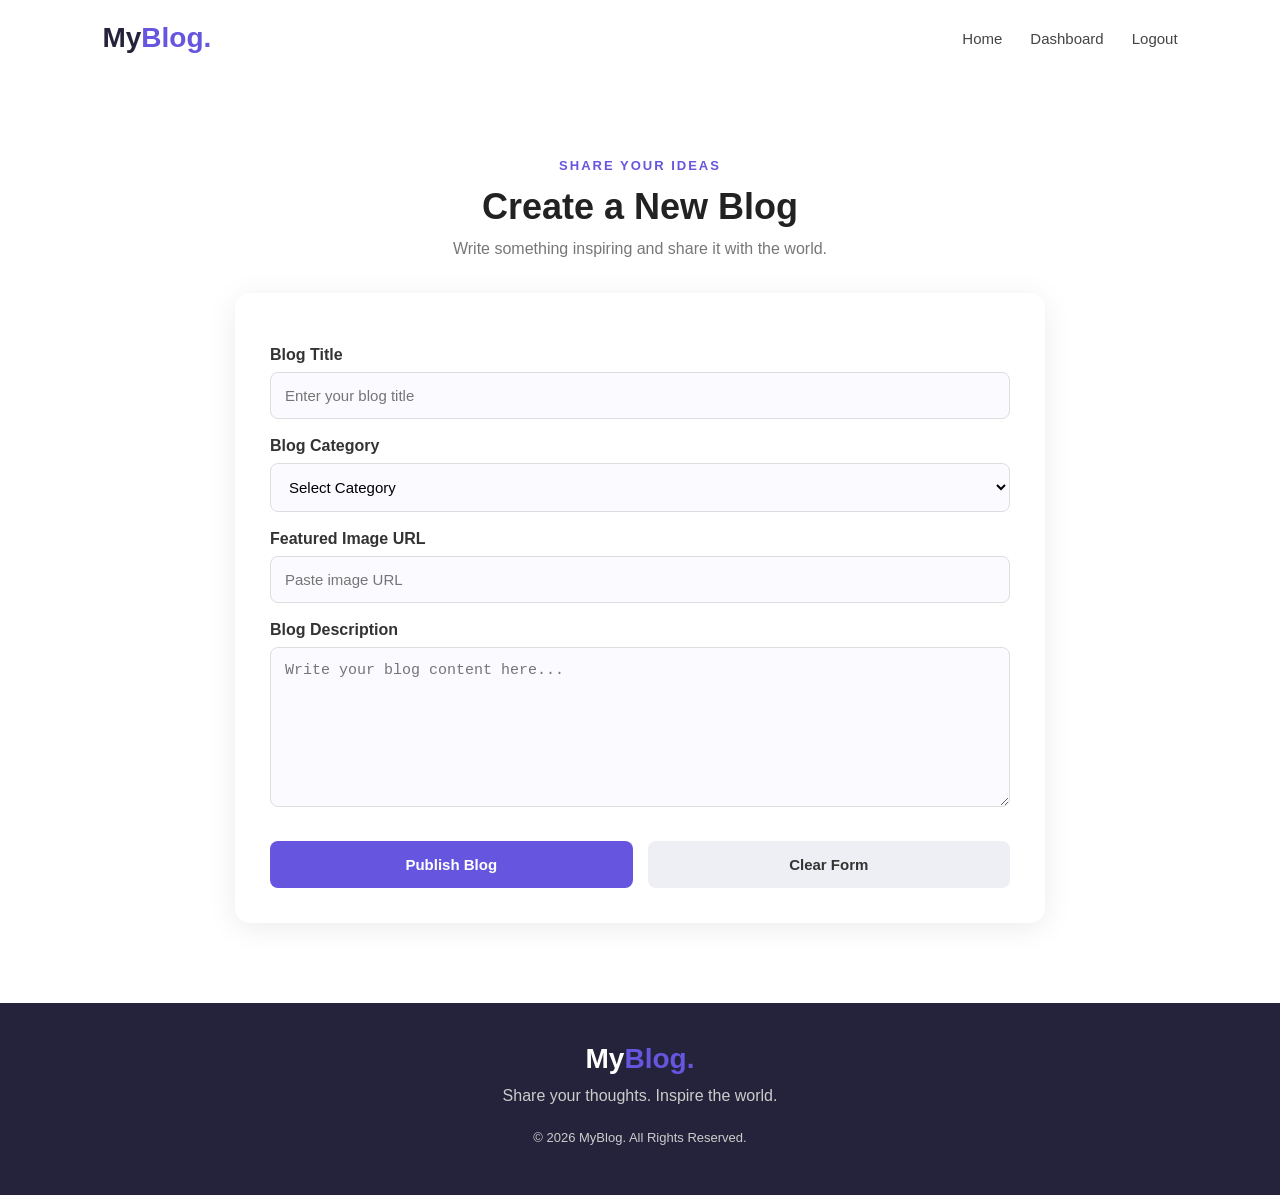
<file: createblog.html>
<!DOCTYPE html>
<html lang="en">
<head>
    <meta charset="UTF-8">
    <meta name="viewport" content="width=device-width, initial-scale=1.0">
    <title>Create Blog - MyBlog</title>
    <link rel="stylesheet" href="style.css">
</head>
<body>

<header class="navbar">
    <a href="index.html" class="logo">My<span>Blog.</span></a>

    <nav>
        <a href="index.html">Home</a>
        <a href="dashboard.html">Dashboard</a>
        <a href="login.html">Logout</a>
    </nav>
</header>

<main class="create-section">

    <div class="create-heading">
        <span class="tag">SHARE YOUR IDEAS</span>
        <h1>Create a New Blog</h1>
        <p>Write something inspiring and share it with the world.</p>
    </div>


<form class="create-form" id="blogForm">

    <label for="blogTitle">Blog Title</label>
    <input type="text" id="blogTitle" placeholder="Enter your blog title" required>

    <label for="blogCategory">Blog Category</label>
    <select id="blogCategory" required>
        <option value="">Select Category</option>
        <option>Technology</option>
        <option>Creativity</option>
        <option>Lifestyle</option>
        <option>Education</option>
        <option>Inspiration</option>
    </select>

    <label for="blogImage">Featured Image URL</label>
    <input type="url" id="blogImage" placeholder="Paste image URL" required>

    <label for="blogContent">Blog Description</label>
    <textarea id="blogContent" placeholder="Write your blog content here..." required></textarea>

    <div class="create-buttons">
        <button type="submit">Publish Blog</button>
        <button type="reset" class="reset-btn">Clear Form</button>
    </div>

</form>



</main>

<footer>
    <h2>My<span>Blog.</span></h2>
    <p>Share your thoughts. Inspire the world.</p>
    <p class="copyright">© 2026 MyBlog. All Rights Reserved.</p>
</footer>
<script src="script.js"></script>
</body>
</html>
</file>
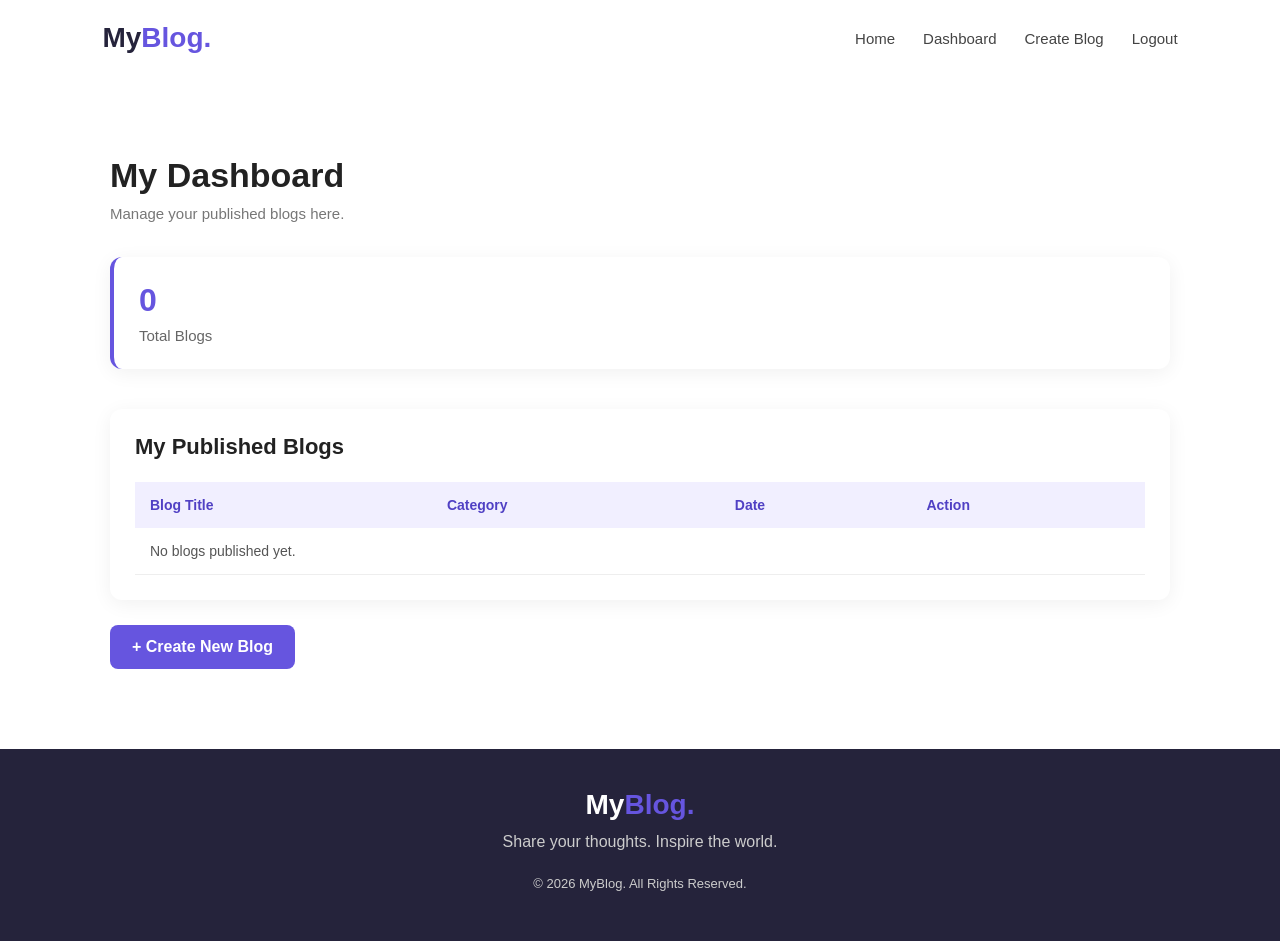
<file: dashboard.html>
<!DOCTYPE html>
<html lang="en">
<head>
    <meta charset="UTF-8">
    <meta name="viewport" content="width=device-width, initial-scale=1.0">
    <title>Dashboard - MyBlog</title>
    <link rel="stylesheet" href="style.css">
</head>
<body>

<header class="navbar">
    <a href="index.html" class="logo">My<span>Blog.</span></a>

    <nav>
        <a href="index.html">Home</a>
        <a href="dashboard.html">Dashboard</a>
        <a href="createblog.html">Create Blog</a>
        <a href="login.html" id="logoutBtn">Logout</a>
    </nav>
</header>

<main class="dashboard-section">

    <div class="dashboard-heading">
        <h1>My Dashboard</h1>
        <p>Manage your published blogs here.</p>
    </div>

    <div class="dashboard-stats">
        <div class="stat-card">
            <h2 id="totalBlogs">0</h2>
            <p>Total Blogs</p>
        </div>
    </div>

    <div class="blog-table">
        <h2>My Published Blogs</h2>

        <table>
            <thead>
                <tr>
                    <th>Blog Title</th>
                    <th>Category</th>
                    <th>Date</th>
                    <th>Action</th>
                </tr>
            </thead>

            <tbody id="blogTableBody"></tbody>
        </table>
    </div>

    <a href="create-blog.html" class="dashboard-create-btn">
        + Create New Blog
    </a>

</main>

<footer>
    <h2>My<span>Blog.</span></h2>
    <p>Share your thoughts. Inspire the world.</p>
    <p class="copyright">© 2026 MyBlog. All Rights Reserved.</p>
</footer>

<script src="script.js"></script>

</body>
</html>
</file>
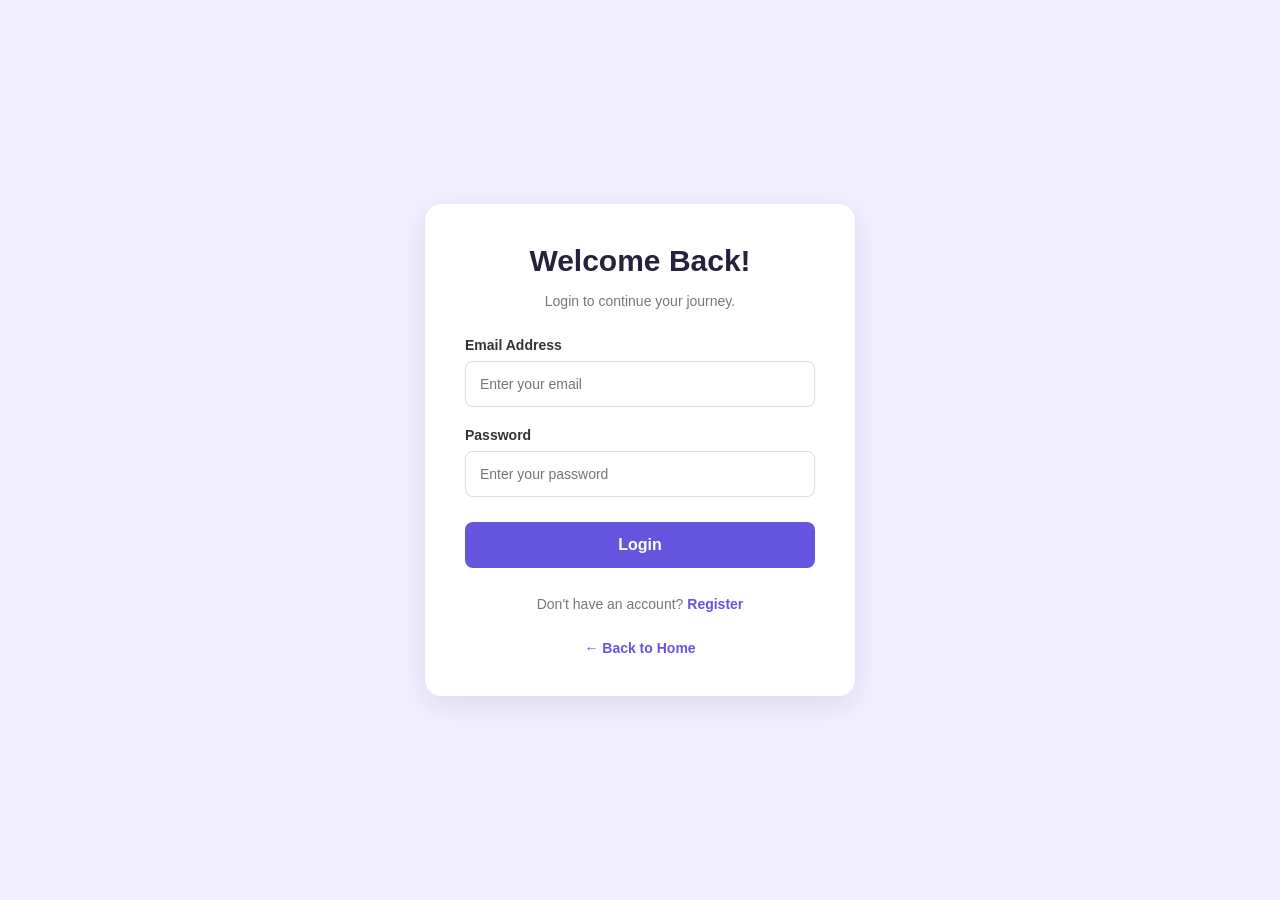
<file: login.html>
<!DOCTYPE html>
<html lang="en">
<head>
    <meta charset="UTF-8">
    <meta name="viewport" content="width=device-width, initial-scale=1.0">
    <title>Login - MyBlog</title>
    <link rel="stylesheet" href="style.css">
</head>
<body>

    <div class="auth-container">
        <div class="auth-box">

            <h1>Welcome Back!</h1>
            <p>Login to continue your journey.</p>

            <form>
                <label>Email Address</label>
                <input type="email" placeholder="Enter your email" required>

                <label>Password</label>
                <input type="password" placeholder="Enter your password" required>

                <button type="submit">Login</button>
            </form>

            <p class="auth-link">
                Don't have an account?
                <a href="register.html">Register</a>
            </p>

            <a href="index.html">← Back to Home</a>

        </div>
    </div>

</body>
</html>
</file>
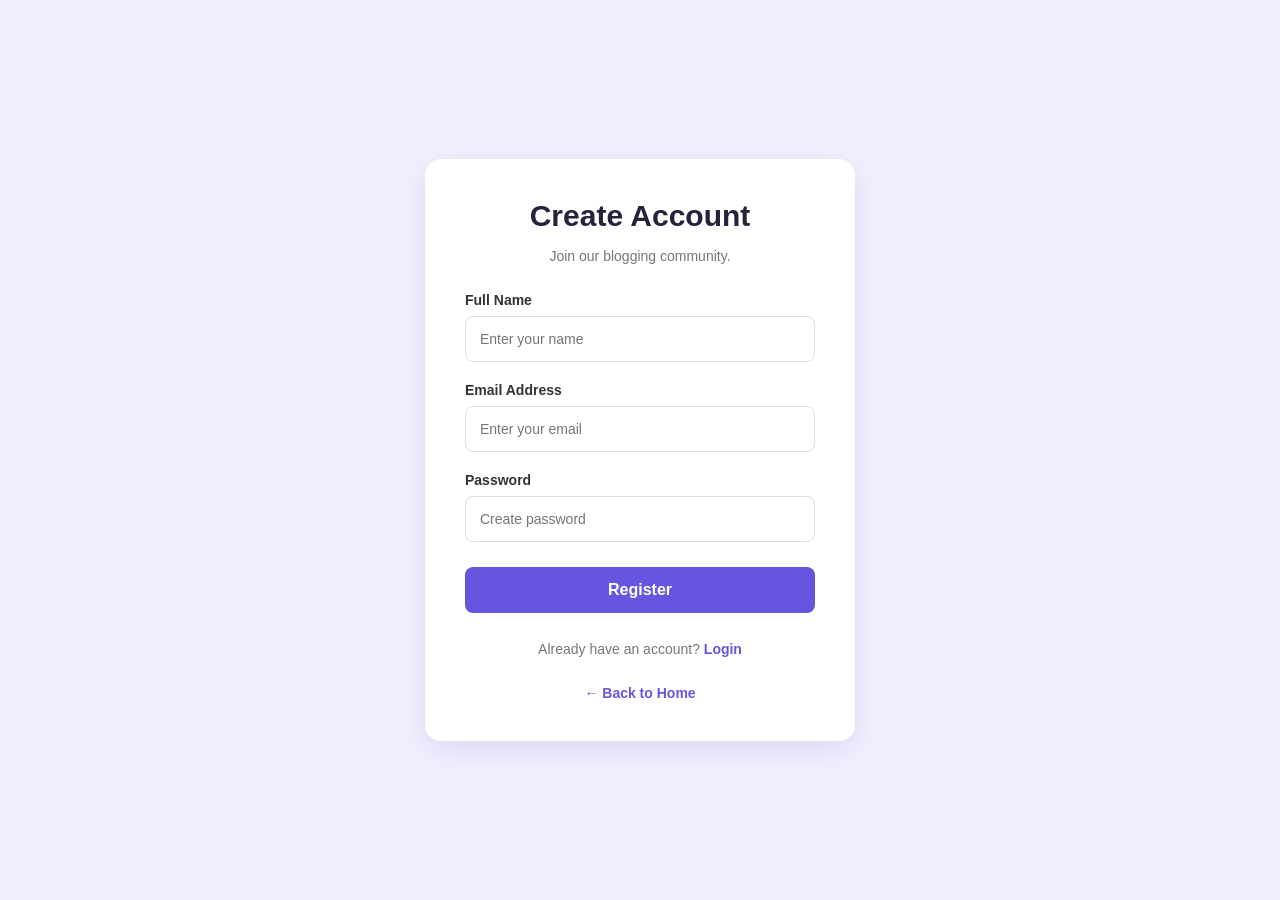
<file: register.html>
<!DOCTYPE html>
<html lang="en">
<head>
    <meta charset="UTF-8">
    <meta name="viewport" content="width=device-width, initial-scale=1.0">
    <title>Register - MyBlog</title>
    <link rel="stylesheet" href="style.css">
</head>
<body>

    <div class="auth-container">
        <div class="auth-box">

            <h1>Create Account</h1>
            <p>Join our blogging community.</p>

            <form>
                <label>Full Name</label>
                <input type="text" placeholder="Enter your name" required>

                <label>Email Address</label>
                <input type="email" placeholder="Enter your email" required>

                <label>Password</label>
                <input type="password" placeholder="Create password" required>

                <button type="submit">Register</button>
            </form>

            <p class="auth-link">
                Already have an account?
                <a href="login.html">Login</a>
            </p>

            <a href="index.html">← Back to Home</a>

        </div>
    </div>

</body>
</html>
</file>
<file: style.css>
* {
    margin: 0;
    padding: 0;
    box-sizing: border-box;
}

body {
    font-family: Arial, sans-serif;
    color: #25233b;
    background: #ffffff;
}

html {
    scroll-behavior: smooth;
}

/* NAVBAR */

.navbar {
    display: flex;
    justify-content: space-between;
    align-items: center;
    padding: 22px 8%;
    background: white;
}

.logo {
    font-size: 28px;
    font-weight: bold;
    color: #25233b;
    text-decoration: none;
}

.logo span, footer span {
    color: #6655df;
}

.navbar nav {
    display: flex;
    align-items: center;
    gap: 28px;
}

.navbar nav a {
    color: #444;
    text-decoration: none;
    font-size: 15px;
}

.navbar nav a:hover {
    color: #6655df;
}

.navbar nav .nav-btn {
    background: #6655df;
    color: white;
    padding: 12px 20px;
    border-radius: 7px;
}

/* HERO */

.hero {
    text-align: center;
    padding: 100px 20px;
    background: #f1efff;
}

.tag {
    color: #6655df;
    font-size: 12px;
    font-weight: bold;
    letter-spacing: 2px;
}

.hero h1 {
    font-size: 55px;
    line-height: 1.2;
    margin: 22px 0;
}

.hero h1 span {
    color: #6655df;
}

.hero p {
    color: #666;
    font-size: 17px;
    line-height: 1.8;
    margin-bottom: 30px;
}

.hero-btn {
    display: inline-block;
    background: #6655df;
    color: white;
    padding: 15px 25px;
    border-radius: 7px;
    text-decoration: none;
    font-weight: bold;
}

/* BLOG SECTION */

.blogs {
    padding: 75px 8%;
}

.section-heading {
    margin-bottom: 35px;
}

.section-heading h2,
.about h2 {
    font-size: 34px;
    margin: 12px 0;
}

.section-heading p {
    color: #777;
}

.blog-container {
    display: grid;
    grid-template-columns: repeat(3, 1fr);
    gap: 28px;
}

.blog-card {
    background: white;
    border: 1px solid #eee;
    border-radius: 12px;
    overflow: hidden;
    transition: 0.3s;
}

.blog-card:hover {
    transform: translateY(-6px);
    box-shadow: 0 12px 30px rgba(0,0,0,0.09);
}

.blog-card img {
    width: 100%;
    height: 220px;
    object-fit: cover;
    display: block;
}

.card-content {
    padding: 22px;
}

.category {
    font-size: 11px;
    color: #6655df;
    font-weight: bold;
    letter-spacing: 1px;
}

.blog-card h3 {
    font-size: 21px;
    margin: 12px 0;
}

.blog-card p {
    font-size: 14px;
    color: #777;
    line-height: 1.7;
    margin-bottom: 18px;
}

.blog-card a {
    color: #6655df;
    text-decoration: none;
    font-weight: bold;
}

/* ABOUT */

.about {
    text-align: center;
    padding: 75px 20px;
    background: #f7f6ff;
}

.about p {
    max-width: 550px;
    margin: 15px auto 28px;
    color: #666;
    line-height: 1.8;
}

/* FOOTER */

footer {
    background: #25233b;
    color: white;
    text-align: center;
    padding: 40px 20px;
}

footer h2 {
    font-size: 28px;
    margin-bottom: 12px;
}

footer p {
    color: #ccc;
    margin: 10px 0;
}

footer .copyright {
    font-size: 13px;
    margin-top: 25px;
}


/* LOGIN & REGISTER PAGE */

.auth-container {
    min-height: 100vh;
    display: flex;
    justify-content: center;
    align-items: center;
    padding: 30px 15px;
    background: #f1efff;
}

.auth-box {
    width: 100%;
    max-width: 430px;
    background: #ffffff;
    padding: 40px;
    border-radius: 16px;
    box-shadow: 0 8px 30px rgba(40, 30, 100, 0.10);
}

.auth-box h1 {
    text-align: center;
    color: #25233b;
    font-size: 30px;
    margin-bottom: 12px;
}

.auth-box p {
    text-align: center;
    color: #777;
    font-size: 14px;
    margin-bottom: 25px;
    line-height: 1.6;
}

.auth-box form {
    width: 100%;
}

.auth-box label {
    display: block;
    color: #333;
    font-weight: 600;
    font-size: 14px;
    margin-bottom: 8px;
}

.auth-box input {
    width: 100%;
    padding: 14px;
    border: 1px solid #ddd;
    border-radius: 8px;
    margin-bottom: 20px;
    font-size: 14px;
    outline: none;
    transition: 0.3s;
}

.auth-box input:focus {
    border-color: #6655df;
    box-shadow: 0 0 0 3px rgba(102, 85, 223, 0.10);
}

.auth-box button {
    width: 100%;
    padding: 14px;
    background: #6655df;
    color: white;
    border: none;
    border-radius: 8px;
    font-size: 16px;
    font-weight: bold;
    cursor: pointer;
    margin-top: 5px;
    transition: 0.3s;
}

.auth-box button:hover {
    background: #5040c4;
}

.auth-link {
    margin-top: 25px;
}

.auth-link a,
.auth-box > a {
    color: #6655df;
    text-decoration: none;
    font-weight: bold;
}

.auth-box > a {
    display: block;
    text-align: center;
    margin-top: 20px;
    font-size: 14px;
}

@media (max-width: 480px) {
    .auth-box {
        padding: 28px 22px;
    }

    .auth-box h1 {
        font-size: 25px;
    }
}




/* CREATE BLOG PAGE */

.create-section {
    max-width: 850px;
    margin: 60px auto;
    padding: 20px;
}

.create-heading {
    text-align: center;
    margin-bottom: 35px;
}

.create-heading .tag {
    color: #6655df;
    font-size: 13px;
    font-weight: bold;
    letter-spacing: 2px;
}

.create-heading h1 {
    font-size: 36px;
    margin: 12px 0;
    color: #222;
}

.create-heading p {
    color: #777;
}

.create-form {
    background: #ffffff;
    padding: 35px;
    border-radius: 15px;
    box-shadow: 0 5px 30px rgba(0,0,0,0.08);
}

.create-form label {
    display: block;
    margin: 18px 0 8px;
    font-weight: 600;
    color: #333;
}

.create-form input,
.create-form select,
.create-form textarea {
    width: 100%;
    padding: 14px;
    border: 1px solid #ddd;
    border-radius: 8px;
    font-size: 15px;
    outline: none;
    background: #fafaff;
}

.create-form input:focus,
.create-form select:focus,
.create-form textarea:focus {
    border-color: #6655df;
}

.create-form textarea {
    min-height: 160px;
    resize: vertical;
}

.create-buttons {
    display: flex;
    gap: 15px;
    margin-top: 25px;
}

.create-buttons button {
    flex: 1;
    padding: 14px;
    border: none;
    border-radius: 8px;
    background: #6655df;
    color: white;
    font-size: 15px;
    font-weight: bold;
    cursor: pointer;
}

.create-buttons button:hover {
    background: #5040c4;
}

.create-buttons .reset-btn {
    background: #eeeeF5;
    color: #333;
}

.create-buttons .reset-btn:hover {
    background: #dedbea;
}

@media (max-width: 600px) {
    .create-form {
        padding: 20px;
    }

    .create-heading h1 {
        font-size: 28px;
    }

    .create-buttons {
        flex-direction: column;
    }
}



/* CREATE BLOG BUTTON DESIGN FIX */

.create-buttons {
    display: flex;
    gap: 15px;
    margin-top: 30px;
    align-items: center;
}

.create-buttons button {
    flex: 1;
    padding: 15px 20px;
    border: none;
    border-radius: 8px;
    background-color: #6655df;
    color: #ffffff;
    font-size: 15px;
    font-weight: bold;
    cursor: pointer;
    transition: 0.3s ease;
}

.create-buttons button:hover {
    background-color: #5040c4;
    transform: translateY(-2px);
}

.create-buttons .reset-btn {
    background-color: #eeeeF5;
    color: #333333;
}

.create-buttons .reset-btn:hover {
    background-color: #dedbea;
}


/* ==============================
   DASHBOARD PAGE DESIGN
============================== */

.dashboard-section {
    max-width: 1100px;
    margin: 60px auto;
    padding: 20px;
}

/* Dashboard Heading */

.dashboard-heading {
    margin-bottom: 35px;
}

.dashboard-heading h1 {
    font-size: 34px;
    color: #222;
    margin-bottom: 10px;
}

.dashboard-heading p {
    color: #777;
    font-size: 15px;
}

/* Dashboard Stats */

.dashboard-stats {
    display: grid;
    grid-template-columns: repeat(auto-fit, minmax(220px, 1fr));
    gap: 20px;
    margin-bottom: 40px;
}

.stat-card {
    background: #ffffff;
    padding: 25px;
    border-radius: 12px;
    box-shadow: 0 4px 20px rgba(0,0,0,0.06);
    border-left: 4px solid #6655df;
}

.stat-card h2 {
    font-size: 32px;
    color: #6655df;
    margin-bottom: 8px;
}

.stat-card p {
    color: #666;
    font-size: 15px;
}

/* Blog Table */

.blog-table {
    background: #ffffff;
    padding: 25px;
    border-radius: 12px;
    box-shadow: 0 4px 20px rgba(0,0,0,0.06);
    overflow-x: auto;
}

.blog-table h2 {
    font-size: 22px;
    color: #222;
    margin-bottom: 22px;
}

.blog-table table {
    width: 100%;
    border-collapse: collapse;
    min-width: 550px;
}

.blog-table th {
    background: #f1efff;
    color: #5040c4;
    padding: 15px;
    text-align: left;
    font-size: 14px;
}

.blog-table td {
    padding: 15px;
    border-bottom: 1px solid #eeeeee;
    color: #555;
    font-size: 14px;
}

.blog-table tr:hover {
    background: #faf9ff;
}

/* Delete Button */

.delete-btn {
    background: #ffe9e9;
    color: #d93636;
    border: none;
    padding: 8px 15px;
    border-radius: 6px;
    cursor: pointer;
    font-weight: 600;
}

.delete-btn:hover {
    background: #ffd5d5;
}

/* Create Blog Button */

.dashboard-create-btn {
    display: inline-block;
    margin-top: 25px;
    padding: 13px 22px;
    background: #6655df;
    color: #ffffff;
    text-decoration: none;
    border-radius: 8px;
    font-weight: 600;
    transition: 0.3s;
}

.dashboard-create-btn:hover {
    background: #5040c4;
    transform: translateY(-2px);
}


/* RESPONSIVE */

@media (max-width: 768px) {

    .navbar {
        flex-direction: column;
        gap: 20px;
    }

    .navbar nav {
        flex-wrap: wrap;
        justify-content: center;
        gap: 15px;
    }

    .hero {
        padding: 75px 15px;
    }

    .hero h1 {
        font-size: 36px;
    }

    .hero p {
        font-size: 15px;
    }

    .blog-container {
        grid-template-columns: 1fr;
    }

    .blogs {
        padding: 55px 6%;
    }

    .section-heading h2,
    .about h2 {
        font-size: 28px;
    }
}
</file>
